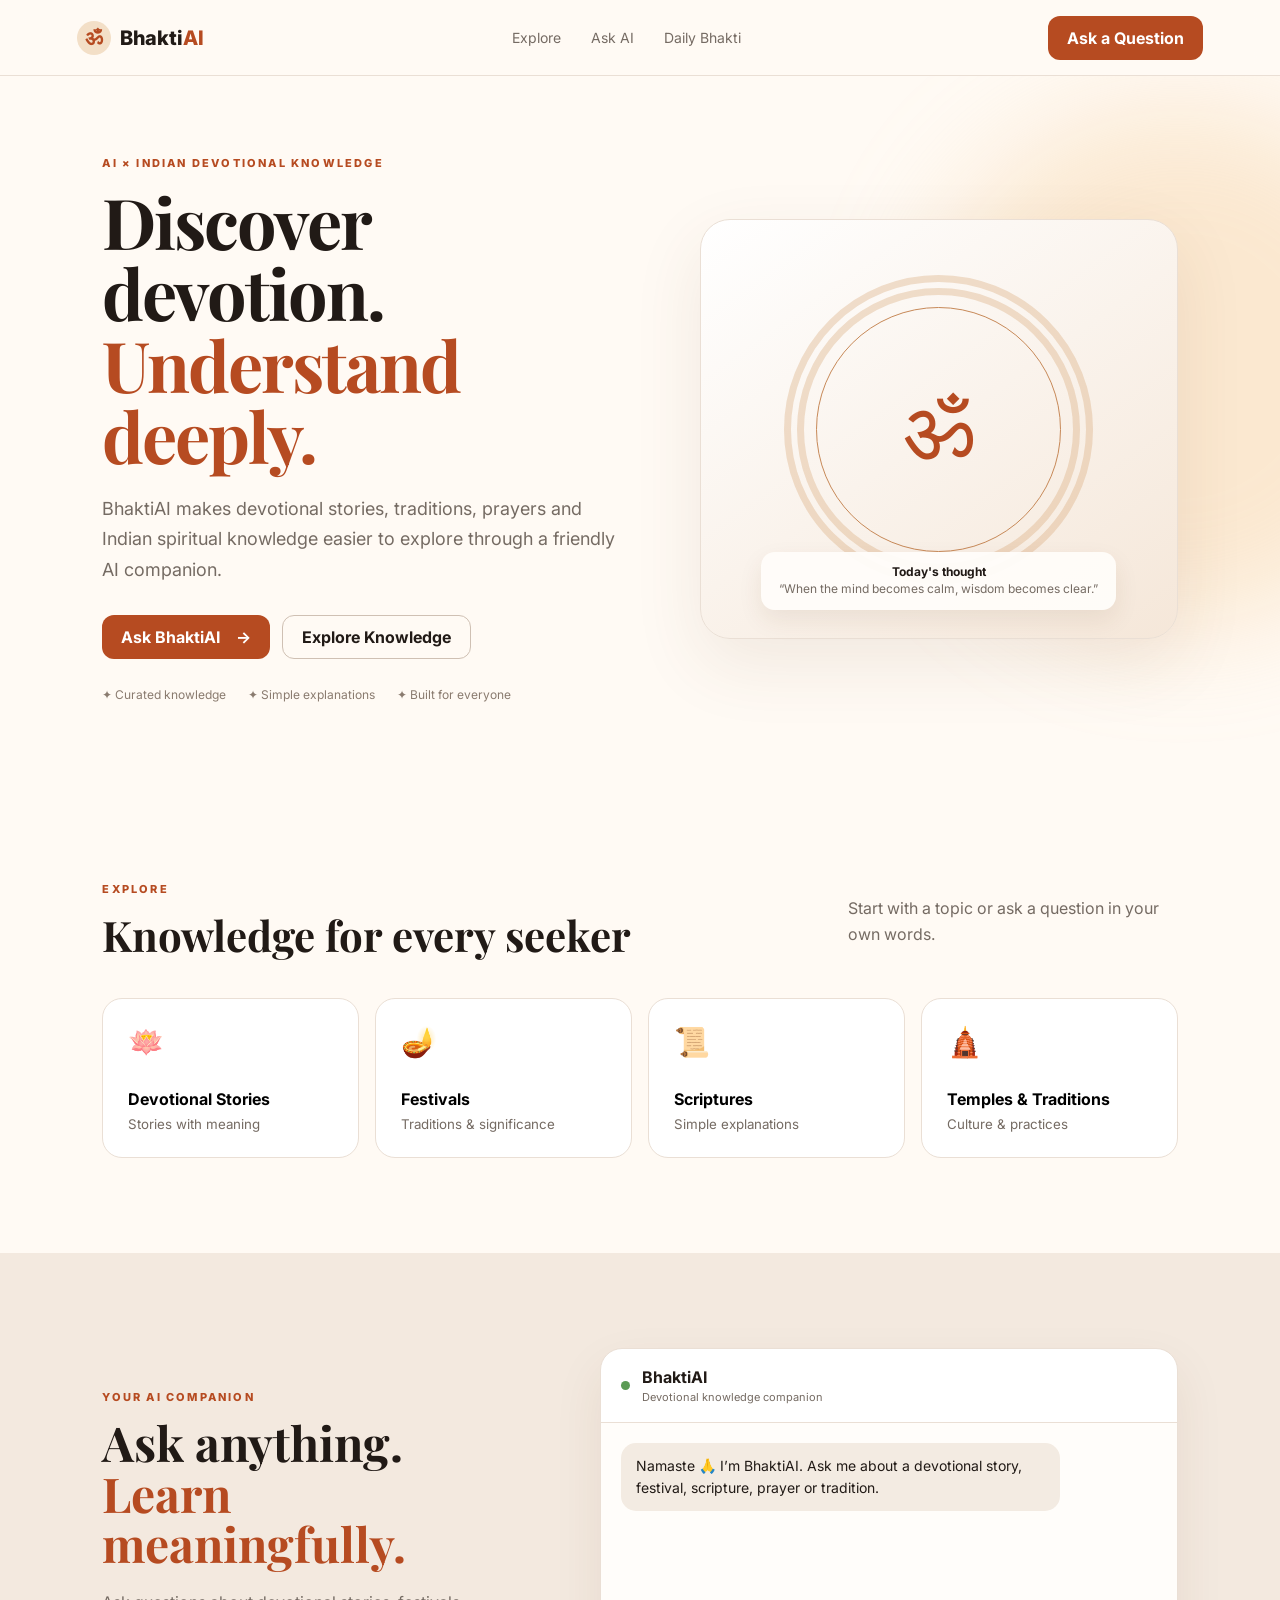
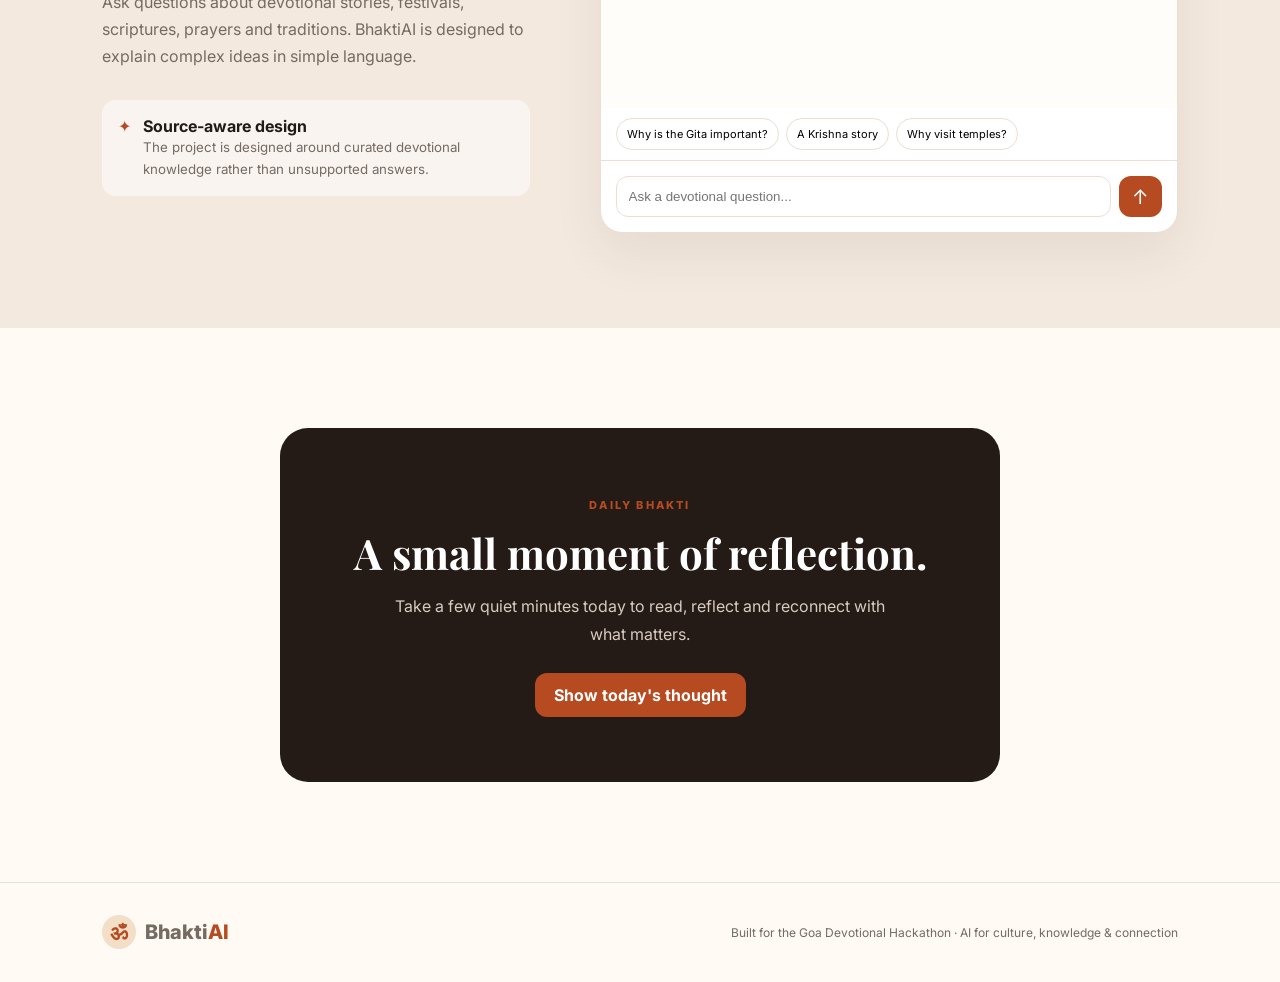
<file: index.html>
<!DOCTYPE html>
<html lang="en">
<head>
  <meta charset="UTF-8">
  <meta name="viewport" content="width=device-width, initial-scale=1.0">
  <title>BhaktiAI — Devotional Companion</title>
  <link rel="preconnect" href="https://fonts.googleapis.com">
  <link rel="preconnect" href="https://fonts.gstatic.com" crossorigin>
  <link href="https://fonts.googleapis.com/css2?family=Inter:wght@400;500;600;700;800&family=Playfair+Display:wght@600;700&display=swap" rel="stylesheet">
  <link rel="stylesheet" href="style.css">
</head>
<body>
  <header class="nav">
    <div class="brand"><span class="brand-mark">ॐ</span><span>Bhakti<span>AI</span></span></div>
    <nav>
      <a href="#explore">Explore</a>
      <a href="#ask">Ask AI</a>
      <a href="#daily">Daily Bhakti</a>
    </nav>
    <button class="nav-btn" onclick="scrollToSection('ask')">Ask a Question</button>
  </header>

  <main>
    <section class="hero">
      <div class="hero-glow"></div>
      <div class="hero-copy">
        <div class="eyebrow">AI × INDIAN DEVOTIONAL KNOWLEDGE</div>
        <h1>Discover devotion.<br><em>Understand deeply.</em></h1>
        <p>BhaktiAI makes devotional stories, traditions, prayers and Indian spiritual knowledge easier to explore through a friendly AI companion.</p>
        <div class="hero-actions">
          <button class="primary" onclick="scrollToSection('ask')">Ask BhaktiAI <span>→</span></button>
          <button class="secondary" onclick="scrollToSection('explore')">Explore Knowledge</button>
        </div>
        <div class="trust-row"><span>✦ Curated knowledge</span><span>✦ Simple explanations</span><span>✦ Built for everyone</span></div>
      </div>
      <div class="mandala-card">
        <div class="mandala">ॐ</div>
        <div class="card-caption"><strong>Today's thought</strong><br><span id="thought">“When the mind becomes calm, wisdom becomes clear.”</span></div>
      </div>
    </section>

    <section id="explore" class="section">
      <div class="section-heading">
        <div><span class="eyebrow">EXPLORE</span><h2>Knowledge for every seeker</h2></div>
        <p>Start with a topic or ask a question in your own words.</p>
      </div>
      <div class="topic-grid">
        <button class="topic" onclick="askTopic('Tell me a simple story about Lord Krishna.')"><span>🪷</span><b>Devotional Stories</b><small>Stories with meaning</small></button>
        <button class="topic" onclick="askTopic('Explain the meaning of Diwali.')"><span>🪔</span><b>Festivals</b><small>Traditions & significance</small></button>
        <button class="topic" onclick="askTopic('What is the meaning of the Bhagavad Gita?')"><span>📜</span><b>Scriptures</b><small>Simple explanations</small></button>
        <button class="topic" onclick="askTopic('Tell me about temple traditions in India.')"><span>🛕</span><b>Temples & Traditions</b><small>Culture & practices</small></button>
      </div>
    </section>

    <section id="ask" class="ask-section">
      <div class="ask-intro">
        <span class="eyebrow">YOUR AI COMPANION</span>
        <h2>Ask anything.<br><em>Learn meaningfully.</em></h2>
        <p>Ask questions about devotional stories, festivals, scriptures, prayers and traditions. BhaktiAI is designed to explain complex ideas in simple language.</p>
        <div class="mini-feature"><span>✦</span><div><b>Source-aware design</b><br><small>The project is designed around curated devotional knowledge rather than unsupported answers.</small></div></div>
      </div>
      <div class="chat" id="chat">
        <div class="chat-head"><span class="online-dot"></span><div><b>BhaktiAI</b><small>Devotional knowledge companion</small></div></div>
        <div class="messages" id="messages">
          <div class="msg bot">Namaste 🙏 I’m BhaktiAI. Ask me about a devotional story, festival, scripture, prayer or tradition.</div>
        </div>
        <div class="suggestions">
          <button onclick="askTopic('Why is the Bhagavad Gita important?')">Why is the Gita important?</button>
          <button onclick="askTopic('Tell me a short Krishna story.')">A Krishna story</button>
          <button onclick="askTopic('Why do people visit temples?')">Why visit temples?</button>
        </div>
        <div class="composer">
          <input id="question" placeholder="Ask a devotional question..." onkeydown="if(event.key==='Enter') sendQuestion()">
          <button onclick="sendQuestion()">↑</button>
        </div>
      </div>
    </section>

    <section id="daily" class="daily">
      <div class="daily-inner">
        <span class="eyebrow">DAILY BHAKTI</span>
        <h2>A small moment of reflection.</h2>
        <p id="dailyText">Take a few quiet minutes today to read, reflect and reconnect with what matters.</p>
        <button class="primary" onclick="newThought()">Show today's thought</button>
      </div>
    </section>
  </main>

  <footer>
    <div class="brand"><span class="brand-mark">ॐ</span><span>Bhakti<span>AI</span></span></div>
    <p>Built for the Goa Devotional Hackathon · AI for culture, knowledge & connection</p>
  </footer>
  <script src="script.js"></script>
</body>
</html>
</file>
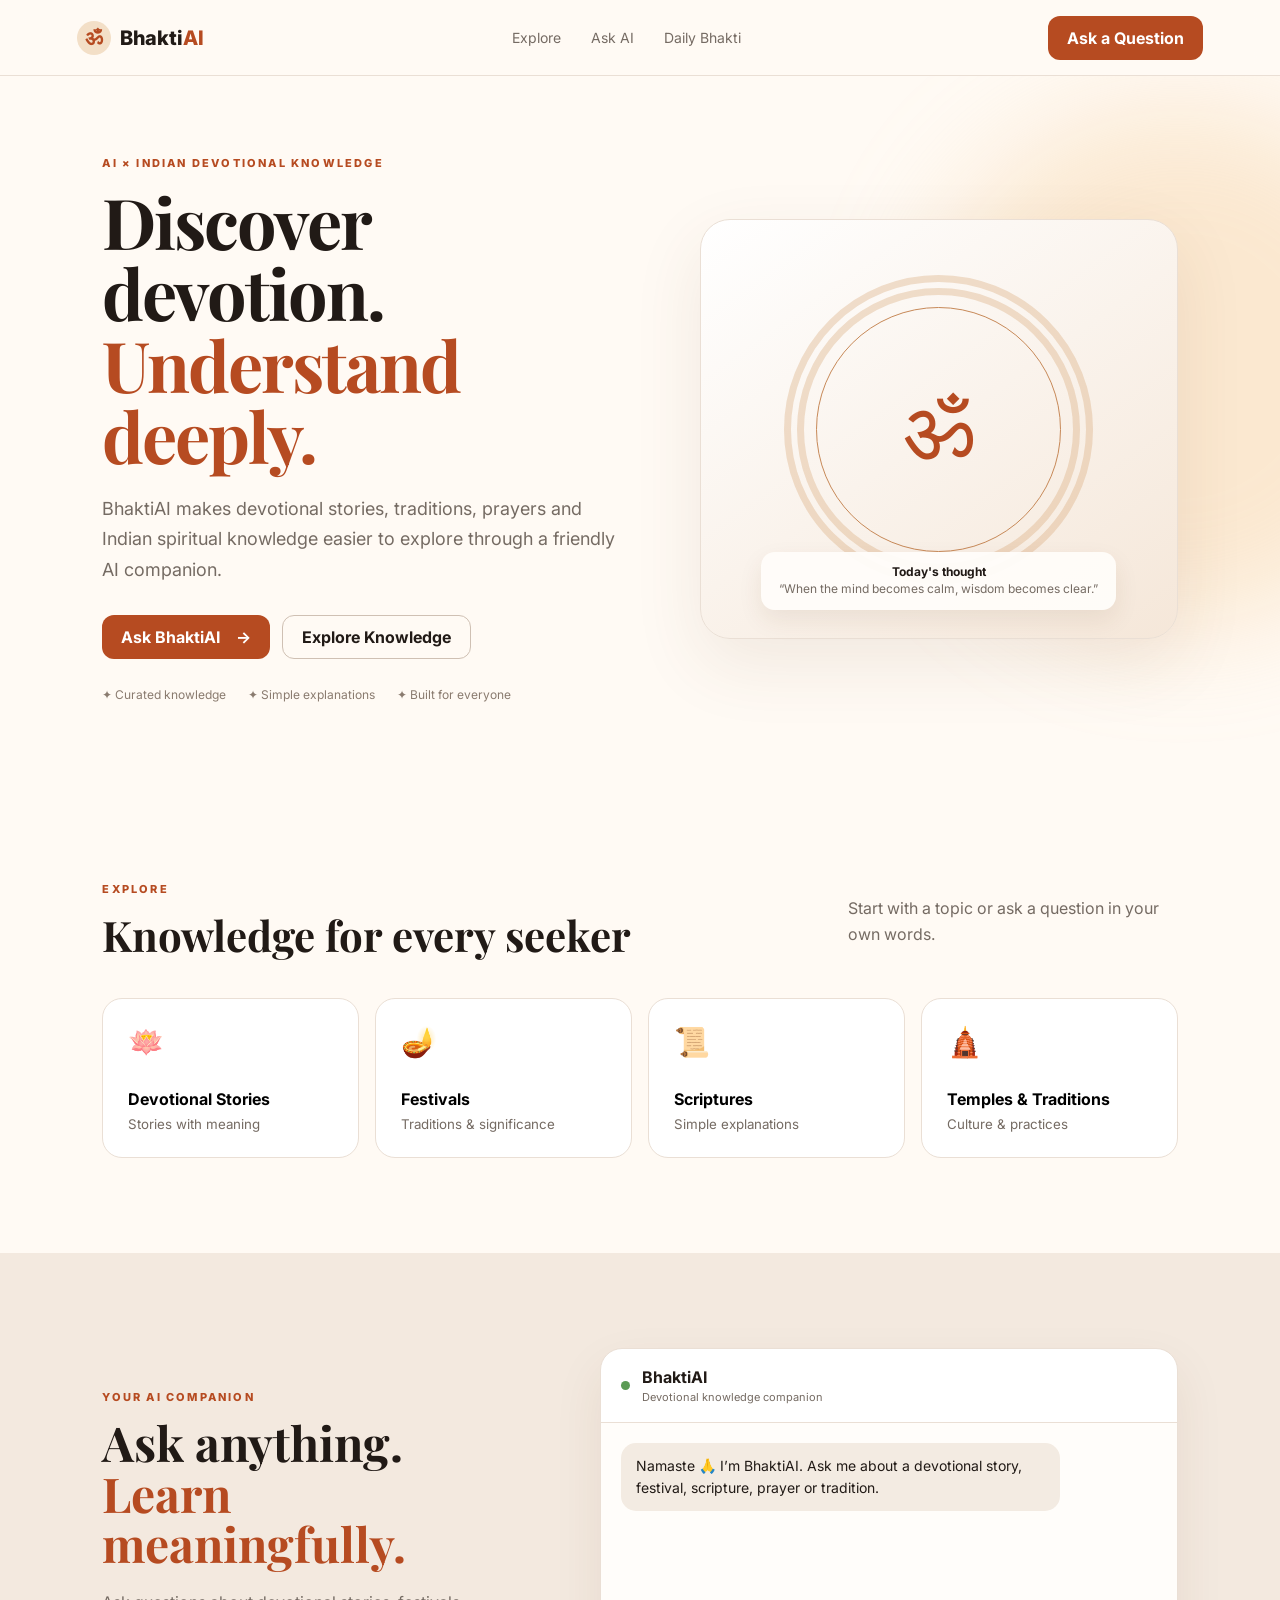
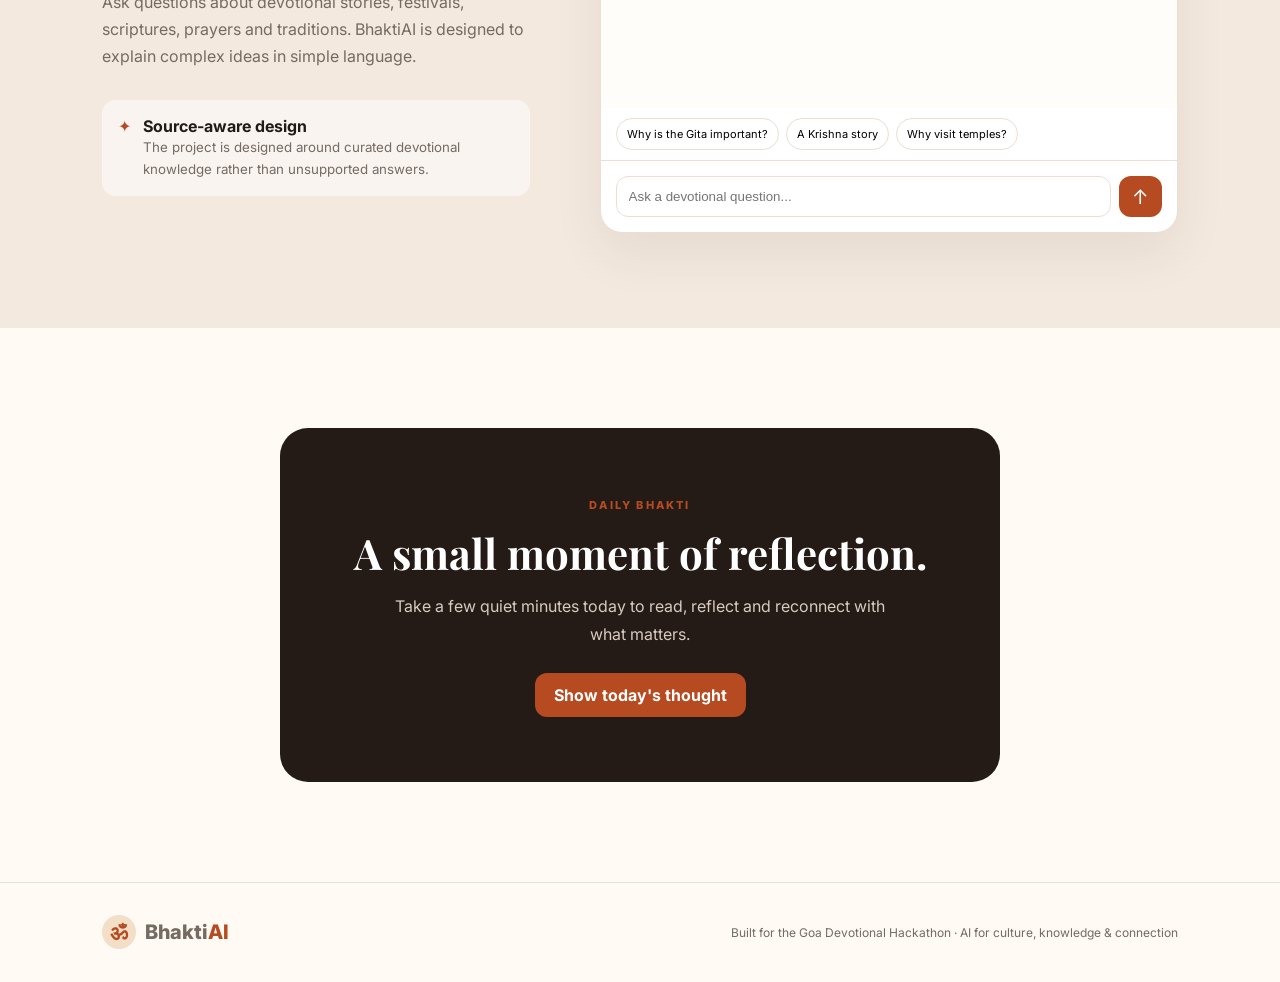
<file: index[1].html>
<!DOCTYPE html>
<html lang="en">
<head>
  <meta charset="UTF-8">
  <meta name="viewport" content="width=device-width, initial-scale=1.0">
  <title>BhaktiAI — Devotional Companion</title>
  <link rel="preconnect" href="https://fonts.googleapis.com">
  <link rel="preconnect" href="https://fonts.gstatic.com" crossorigin>
  <link href="https://fonts.googleapis.com/css2?family=Inter:wght@400;500;600;700;800&family=Playfair+Display:wght@600;700&display=swap" rel="stylesheet">
  <link rel="stylesheet" href="style.css">
</head>
<body>
  <header class="nav">
    <div class="brand"><span class="brand-mark">ॐ</span><span>Bhakti<span>AI</span></span></div>
    <nav>
      <a href="#explore">Explore</a>
      <a href="#ask">Ask AI</a>
      <a href="#daily">Daily Bhakti</a>
    </nav>
    <button class="nav-btn" onclick="scrollToSection('ask')">Ask a Question</button>
  </header>

  <main>
    <section class="hero">
      <div class="hero-glow"></div>
      <div class="hero-copy">
        <div class="eyebrow">AI × INDIAN DEVOTIONAL KNOWLEDGE</div>
        <h1>Discover devotion.<br><em>Understand deeply.</em></h1>
        <p>BhaktiAI makes devotional stories, traditions, prayers and Indian spiritual knowledge easier to explore through a friendly AI companion.</p>
        <div class="hero-actions">
          <button class="primary" onclick="scrollToSection('ask')">Ask BhaktiAI <span>→</span></button>
          <button class="secondary" onclick="scrollToSection('explore')">Explore Knowledge</button>
        </div>
        <div class="trust-row"><span>✦ Curated knowledge</span><span>✦ Simple explanations</span><span>✦ Built for everyone</span></div>
      </div>
      <div class="mandala-card">
        <div class="mandala">ॐ</div>
        <div class="card-caption"><strong>Today's thought</strong><br><span id="thought">“When the mind becomes calm, wisdom becomes clear.”</span></div>
      </div>
    </section>

    <section id="explore" class="section">
      <div class="section-heading">
        <div><span class="eyebrow">EXPLORE</span><h2>Knowledge for every seeker</h2></div>
        <p>Start with a topic or ask a question in your own words.</p>
      </div>
      <div class="topic-grid">
        <button class="topic" onclick="askTopic('Tell me a simple story about Lord Krishna.')"><span>🪷</span><b>Devotional Stories</b><small>Stories with meaning</small></button>
        <button class="topic" onclick="askTopic('Explain the meaning of Diwali.')"><span>🪔</span><b>Festivals</b><small>Traditions & significance</small></button>
        <button class="topic" onclick="askTopic('What is the meaning of the Bhagavad Gita?')"><span>📜</span><b>Scriptures</b><small>Simple explanations</small></button>
        <button class="topic" onclick="askTopic('Tell me about temple traditions in India.')"><span>🛕</span><b>Temples & Traditions</b><small>Culture & practices</small></button>
      </div>
    </section>

    <section id="ask" class="ask-section">
      <div class="ask-intro">
        <span class="eyebrow">YOUR AI COMPANION</span>
        <h2>Ask anything.<br><em>Learn meaningfully.</em></h2>
        <p>Ask questions about devotional stories, festivals, scriptures, prayers and traditions. BhaktiAI is designed to explain complex ideas in simple language.</p>
        <div class="mini-feature"><span>✦</span><div><b>Source-aware design</b><br><small>The project is designed around curated devotional knowledge rather than unsupported answers.</small></div></div>
      </div>
      <div class="chat" id="chat">
        <div class="chat-head"><span class="online-dot"></span><div><b>BhaktiAI</b><small>Devotional knowledge companion</small></div></div>
        <div class="messages" id="messages">
          <div class="msg bot">Namaste 🙏 I’m BhaktiAI. Ask me about a devotional story, festival, scripture, prayer or tradition.</div>
        </div>
        <div class="suggestions">
          <button onclick="askTopic('Why is the Bhagavad Gita important?')">Why is the Gita important?</button>
          <button onclick="askTopic('Tell me a short Krishna story.')">A Krishna story</button>
          <button onclick="askTopic('Why do people visit temples?')">Why visit temples?</button>
        </div>
        <div class="composer">
          <input id="question" placeholder="Ask a devotional question..." onkeydown="if(event.key==='Enter') sendQuestion()">
          <button onclick="sendQuestion()">↑</button>
        </div>
      </div>
    </section>

    <section id="daily" class="daily">
      <div class="daily-inner">
        <span class="eyebrow">DAILY BHAKTI</span>
        <h2>A small moment of reflection.</h2>
        <p id="dailyText">Take a few quiet minutes today to read, reflect and reconnect with what matters.</p>
        <button class="primary" onclick="newThought()">Show today's thought</button>
      </div>
    </section>
  </main>

  <footer>
    <div class="brand"><span class="brand-mark">ॐ</span><span>Bhakti<span>AI</span></span></div>
    <p>Built for the Goa Devotional Hackathon · AI for culture, knowledge & connection</p>
  </footer>
  <script src="script.js"></script>
</body>
</html>
</file>
<file: style.css>
:root{
  --bg:#fffaf4; --ink:#211a16; --muted:#756b63; --accent:#b64b21; --accent2:#e49b42;
  --card:#ffffff; --line:#eadfd5; --soft:#f6eee6;
}
*{box-sizing:border-box}html{scroll-behavior:smooth}body{margin:0;background:var(--bg);color:var(--ink);font-family:Inter,Arial,sans-serif}
.nav{height:76px;display:flex;align-items:center;justify-content:space-between;padding:0 6%;border-bottom:1px solid var(--line);background:#fffaf4e8;backdrop-filter:blur(12px);position:sticky;top:0;z-index:20}
.brand{display:flex;gap:9px;align-items:center;font-weight:800;font-size:20px}.brand span span{color:var(--accent)}.brand-mark{width:34px;height:34px;border-radius:50%;display:grid;place-items:center;background:#f3dfc7;color:var(--accent);font-size:21px}
.nav nav{display:flex;gap:30px}.nav a{color:var(--muted);text-decoration:none;font-size:14px}.nav a:hover{color:var(--accent)}button{font:inherit;cursor:pointer}.nav-btn,.primary{border:0;background:var(--accent);color:white;padding:12px 19px;border-radius:12px;font-weight:700}.secondary{background:transparent;border:1px solid #cfc0b3;padding:11px 19px;border-radius:12px;font-weight:700;color:var(--ink)}
.hero{min-height:610px;padding:80px 8%;display:grid;grid-template-columns:1.05fr .95fr;align-items:center;gap:70px;position:relative;overflow:hidden}.hero-glow{position:absolute;width:520px;height:520px;border-radius:50%;background:#f3c58b55;filter:blur(55px);right:-160px;top:30px}
.hero-copy{position:relative;z-index:1}.eyebrow{font-size:11px;letter-spacing:2.2px;font-weight:800;color:var(--accent)}h1,h2{font-family:"Playfair Display",serif}h1{font-size:70px;line-height:1.02;margin:16px 0 22px;letter-spacing:-2px}h1 em,h2 em{font-style:normal;color:var(--accent)}.hero p{font-size:18px;line-height:1.7;color:var(--muted);max-width:610px}.hero-actions{display:flex;gap:12px;margin-top:30px}.primary span{margin-left:12px}.trust-row{display:flex;gap:22px;color:#8a7b6f;font-size:12px;margin-top:28px}
.mandala-card{height:420px;border:1px solid var(--line);background:linear-gradient(145deg,#fff,#f5e7d9);border-radius:30px;display:flex;flex-direction:column;align-items:center;justify-content:center;box-shadow:0 25px 70px #6b3b1b18;position:relative}.mandala{width:245px;height:245px;border:1px solid #c78958;border-radius:50%;display:grid;place-items:center;font-size:85px;color:var(--accent);outline:20px double #d5a36f55;outline-offset:12px}.card-caption{position:absolute;bottom:28px;background:#fffdfaf2;padding:12px 18px;border-radius:14px;text-align:center;box-shadow:0 10px 25px #5d351516;font-size:12px}.card-caption span{color:var(--muted);line-height:1.6}
.section{padding:95px 8%}.section-heading{display:flex;justify-content:space-between;align-items:end;margin-bottom:35px}.section-heading h2{font-size:42px;margin:10px 0 0}.section-heading p{color:var(--muted);max-width:330px;line-height:1.6}.topic-grid{display:grid;grid-template-columns:repeat(4,1fr);gap:16px}.topic{text-align:left;border:1px solid var(--line);background:white;padding:25px;border-radius:20px;transition:.2s}.topic:hover{transform:translateY(-4px);border-color:#d9b08d;box-shadow:0 15px 35px #5d351510}.topic span{font-size:29px;display:block;margin-bottom:30px}.topic b,.topic small{display:block}.topic small{color:var(--muted);margin-top:7px}
.ask-section{padding:95px 8%;background:#f3e9df;display:grid;grid-template-columns:.85fr 1.15fr;gap:70px;align-items:center}.ask-intro h2{font-size:48px;line-height:1.05;margin:12px 0 20px}.ask-intro p{color:var(--muted);line-height:1.7}.mini-feature{display:flex;gap:12px;margin-top:30px;background:#fff8;padding:16px;border-radius:14px}.mini-feature>span{color:var(--accent)}.mini-feature small{color:var(--muted);line-height:1.5}
.chat{background:white;border:1px solid var(--line);border-radius:22px;overflow:hidden;box-shadow:0 20px 50px #5d351514}.chat-head{padding:18px 20px;border-bottom:1px solid var(--line);display:flex;gap:12px;align-items:center}.chat-head small{display:block;color:var(--muted);font-size:11px;margin-top:3px}.online-dot{width:9px;height:9px;background:#5b9b55;border-radius:50%}.messages{height:285px;padding:20px;overflow:auto;background:#fffdfa}.msg{max-width:82%;padding:12px 15px;border-radius:15px;margin-bottom:12px;font-size:14px;line-height:1.55}.bot{background:#f3ebe2}.user{background:var(--accent);color:white;margin-left:auto}.suggestions{display:flex;gap:7px;padding:10px 15px;overflow:auto}.suggestions button{white-space:nowrap;border:1px solid var(--line);background:#fff;padding:8px 10px;border-radius:20px;font-size:11px}.composer{display:flex;gap:8px;padding:15px;border-top:1px solid var(--line)}.composer input{flex:1;border:1px solid var(--line);border-radius:12px;padding:12px;outline:none}.composer button{width:43px;border:0;border-radius:12px;background:var(--accent);color:white;font-size:20px}
.daily{padding:100px 8%;text-align:center}.daily-inner{max-width:720px;margin:auto;background:#241b16;color:white;padding:65px 35px;border-radius:28px}.daily h2{font-size:42px;margin:12px}.daily p{color:#d7cbc1;line-height:1.7;margin:0 auto 25px;max-width:520px}
footer{border-top:1px solid var(--line);padding:30px 8%;display:flex;justify-content:space-between;align-items:center;color:var(--muted);font-size:12px}
@media(max-width:850px){.nav nav{display:none}.hero,.ask-section{grid-template-columns:1fr}.hero{padding-top:55px}.mandala-card{height:330px}h1{font-size:50px}.topic-grid{grid-template-columns:1fr 1fr}.section-heading{display:block}.section-heading p{margin-top:15px}footer{display:block}.nav-btn{display:none}}
@media(max-width:520px){.topic-grid{grid-template-columns:1fr}.hero{padding-left:6%;padding-right:6%}.section,.ask-section,.daily{padding-left:6%;padding-right:6%}.trust-row{display:none}}
</file>
